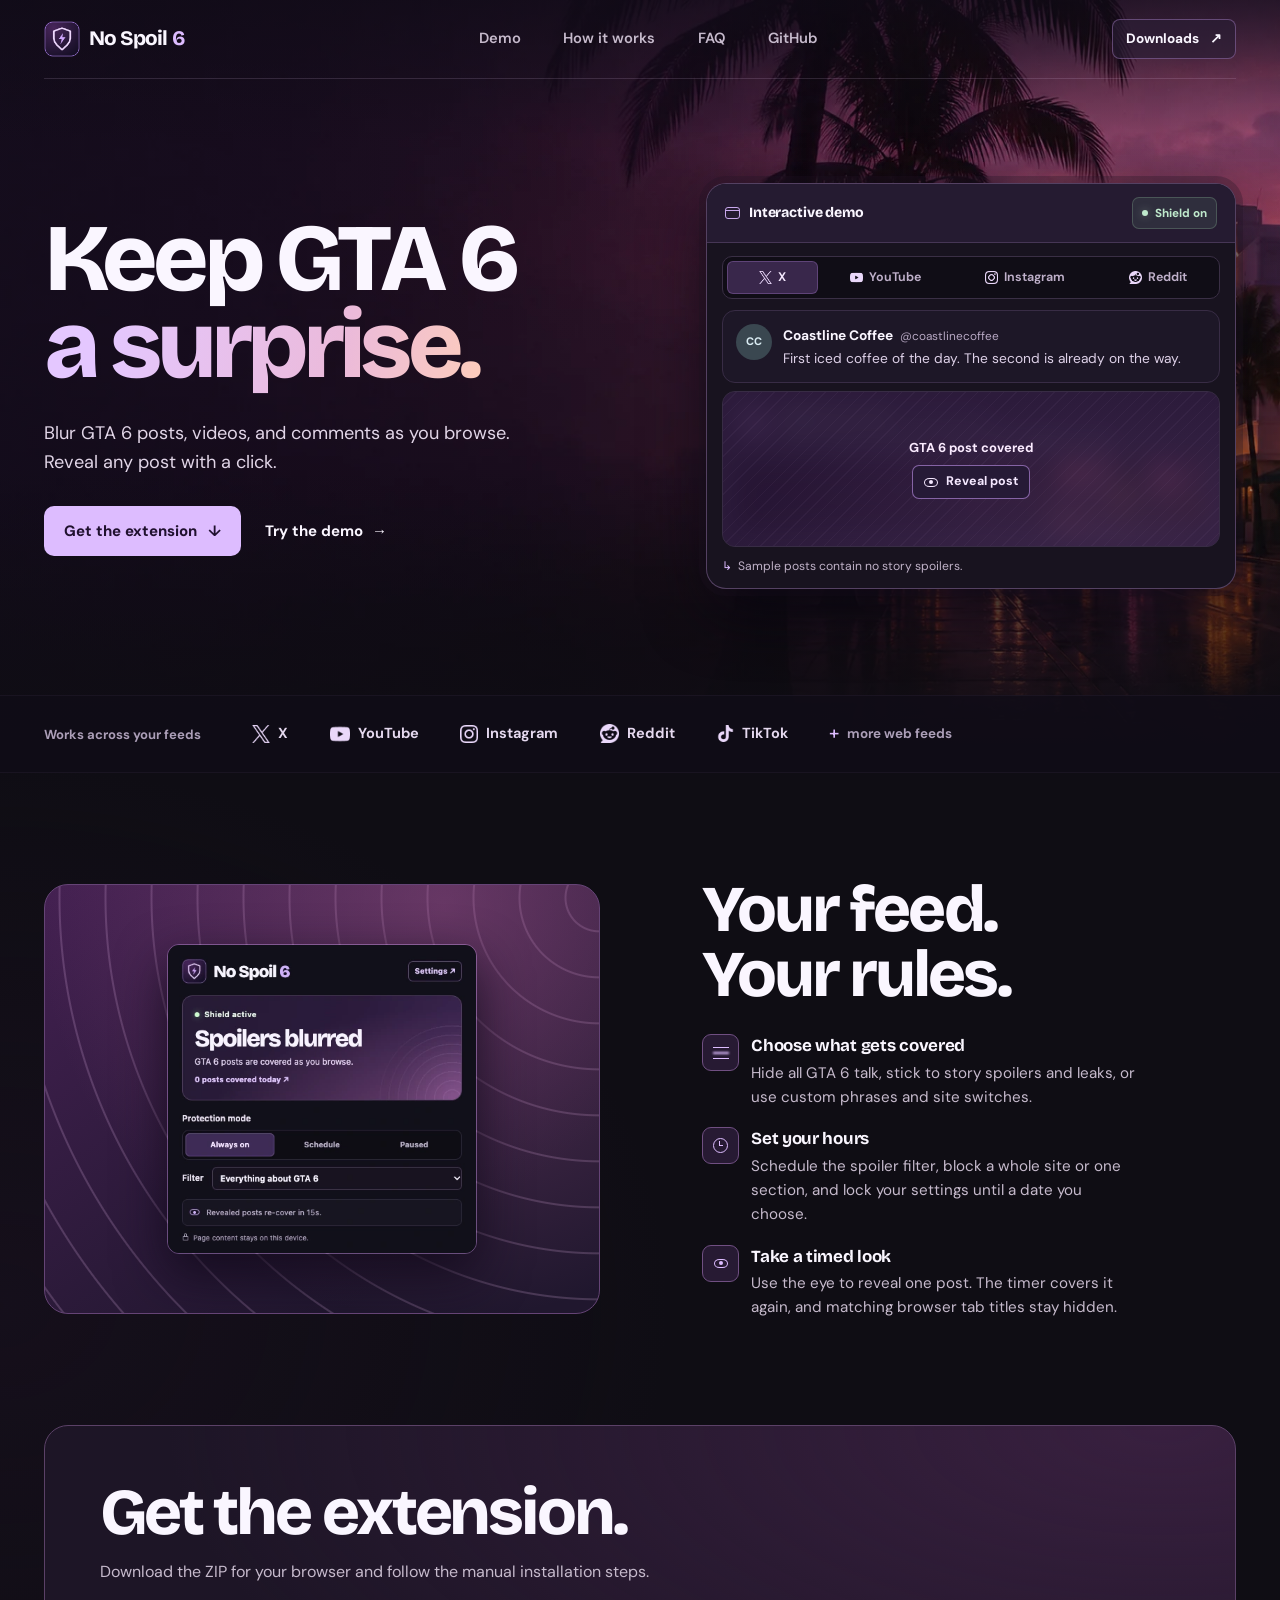
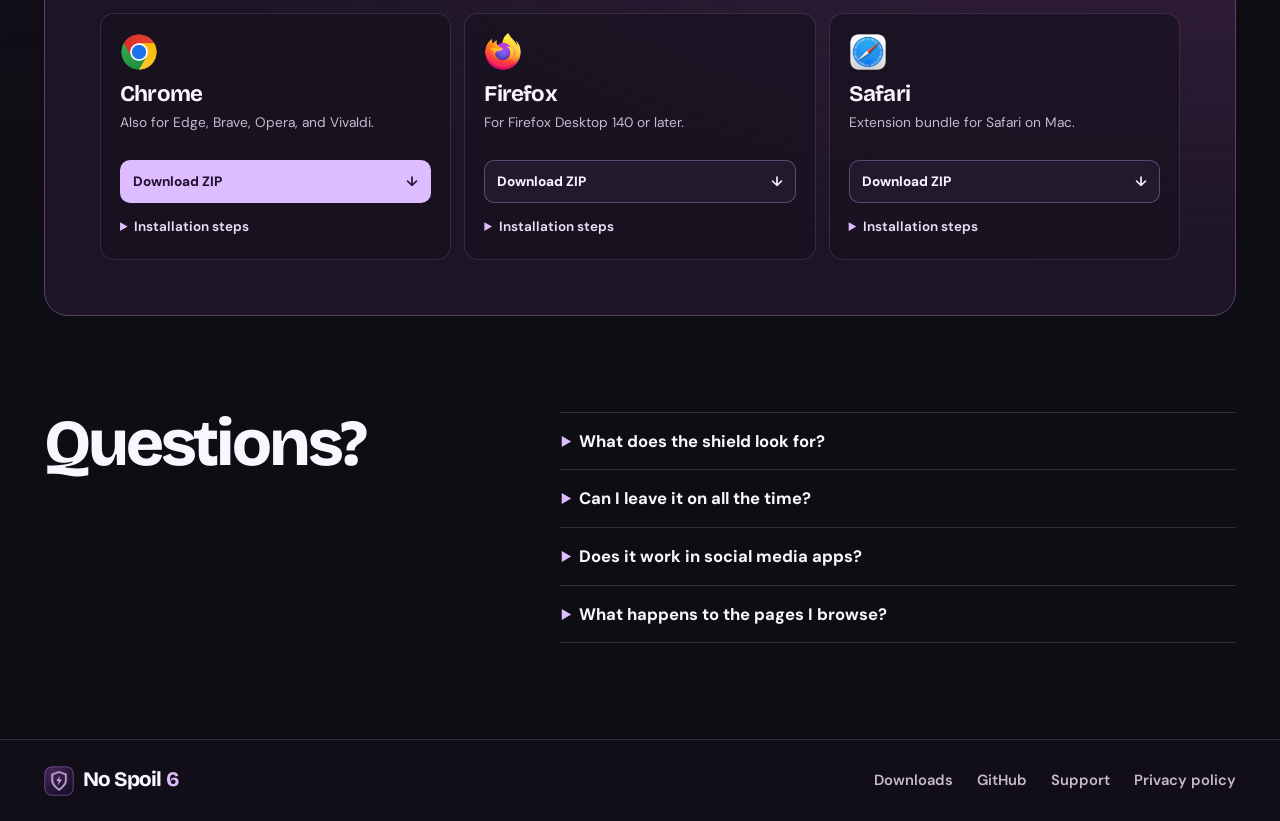
<file: website/index.html>
<!doctype html>
<html lang="en">
<head>
  <meta charset="utf-8">
  <meta name="viewport" content="width=device-width, initial-scale=1">
  <meta name="theme-color" content="#0f0d14">
  <meta name="description" content="No Spoil 6 blurs GTA 6 spoilers across your browser. Set local browsing hours and reveal individual posts when you’re ready.">
  <meta property="og:type" content="website">
  <meta property="og:title" content="No Spoil 6 — Keep GTA 6 a surprise">
  <meta property="og:description" content="A browser extension that blurs GTA 6 posts, videos, and comments until you choose to see them.">
  <title>No Spoil 6 — Keep GTA 6 a surprise</title>
  <link rel="icon" href="assets/shield.png" type="image/png">
  <link rel="preload" href="assets/after-dark.webp" as="image">
  <link rel="stylesheet" href="styles.css">
  <script src="demo.js" defer></script>
</head>
<body>
  <a class="skip-link" href="#main">Skip to content</a>
  <div class="opening" id="top">
    <header class="site-header wrap">
      <a class="brand" href="#top" aria-label="No Spoil 6 home">
        <img src="assets/shield.png" width="36" height="36" alt="">
        <span>No Spoil <b>6</b></span>
      </a>
      <nav class="site-nav" aria-label="Main navigation">
        <a href="#demo">Demo</a>
        <a href="#features">How it works</a>
        <a href="#faq">FAQ</a>
        <a href="https://github.com/HakashiKatake/no-spoil-6">GitHub</a>
      </nav>
      <a class="button button-small button-outline" href="#download">Downloads <span class="arrow" aria-hidden="true">↗</span></a>
    </header>

    <main id="main">
      <section class="hero wrap" aria-labelledby="headline">
        <div class="hero-copy">
          <h1 id="headline">Keep GTA 6<br><em>a surprise.</em></h1>
          <p>Blur GTA 6 posts, videos, and comments as you browse. Reveal any post with a click.</p>
          <div class="hero-actions">
            <a class="button button-primary" href="#download">Get the extension <span class="arrow" aria-hidden="true">↓</span></a>
            <a class="text-link" href="#demo">Try the demo <span class="arrow" aria-hidden="true">→</span></a>
          </div>
        </div>

        <section class="feed" id="demo" aria-labelledby="demo-title">
          <div class="feed-titlebar">
            <h2 id="demo-title"><span class="demo-window" aria-hidden="true"></span> Interactive demo</h2>
            <button class="shield-switch" type="button" aria-pressed="true" id="shield-switch"><i aria-hidden="true"></i><span>Shield on</span></button>
          </div>

          <div class="feed-toolbar">
            <div class="platform-tabs" role="group" aria-label="Choose a demo feed">
              <button type="button" data-platform="x" aria-pressed="true"><img src="assets/x.png" width="15" height="15" alt=""> X</button>
              <button type="button" data-platform="youtube" aria-pressed="false"><img src="assets/youtube.png" width="15" height="15" alt=""> YouTube</button>
              <button type="button" data-platform="instagram" aria-pressed="false"><img src="assets/instagram.png" width="15" height="15" alt=""> Instagram</button>
              <button type="button" data-platform="reddit" aria-pressed="false"><img src="assets/reddit.png" width="15" height="15" alt=""> Reddit</button>
            </div>
          </div>

          <div class="feed-posts">
            <article class="feed-post ordinary">
              <div class="avatar" id="ordinary-avatar" aria-hidden="true">CC</div>
              <div>
                <div class="byline"><strong id="ordinary-author">Coastline Coffee</strong><span id="ordinary-handle">@coastlinecoffee</span></div>
                <p id="ordinary-copy">First iced coffee of the day. The second is already on the way.</p>
              </div>
            </article>

            <article class="feed-post spoiler is-covered" id="spoiler-post" aria-label="Sample post">
              <div class="spoiler-body" id="spoiler-body" inert aria-hidden="true">
                <div class="spoiler-content">
                  <div class="avatar spoiler-avatar" id="spoiler-avatar" aria-hidden="true">NF</div>
                  <div>
                    <div class="byline"><strong id="spoiler-author">Night Drive Files</strong><span id="spoiler-handle">@nightdrivefiles</span></div>
                    <p id="spoiler-copy">GTA 6 trailer discussion. Here’s what caught my eye.</p>
                  </div>
                </div>
                <div class="post-image" aria-hidden="true"></div>
              </div>
              <div class="spoiler-overlay">
                <div class="reveal-control">
                  <span class="covered-label" id="covered-label">GTA 6 post covered</span>
                  <button type="button" id="reveal-post" class="reveal-button" aria-expanded="false" aria-controls="spoiler-body"><i class="eye" aria-hidden="true"></i><span>Reveal post</span></button>
                </div>
              </div>
            </article>
          </div>
          <div class="feed-caption"><span aria-hidden="true">↳</span> Sample posts contain no story spoilers.</div>
          <p class="visually-hidden" id="demo-status" role="status"></p>
          <noscript><p class="no-script">Enable JavaScript to interact with the preview.</p></noscript>
        </section>
      </section>

      <div class="platform-band">
        <div class="wrap platform-inner">
          <p>Works across your feeds</p>
          <ul aria-label="Supported social platforms">
            <li><img src="assets/x.png" width="18" height="18" alt="">X</li>
            <li><img src="assets/youtube.png" width="20" height="20" alt="">YouTube</li>
            <li><img src="assets/instagram.png" width="18" height="18" alt="">Instagram</li>
            <li><img src="assets/reddit.png" width="19" height="19" alt="">Reddit</li>
            <li><img src="assets/tiktok.png" width="17" height="17" alt="">TikTok</li>
            <li><span aria-hidden="true" class="more-sign">+</span> more web feeds</li>
          </ul>
        </div>
      </div>

      <div class="content-background">
        <section class="wrap features section" id="features" aria-labelledby="features-title">
          <div class="feature-art">
            <img src="assets/extension-popup.webp" alt="No Spoil 6 toolbar popup showing the shield on and the Always on, Schedule, and Paused controls." width="440" height="440" loading="lazy">
          </div>
          <div class="feature-copy">
            <h2 id="features-title">Your feed.<br> Your rules.</h2>
            <ul>
              <li>
                <span class="feature-icon blur-icon" aria-hidden="true"><i></i></span>
                <div><h3>Choose what gets covered</h3><p>Hide all GTA 6 talk, stick to story spoilers and leaks, or use custom phrases and site switches.</p></div>
              </li>
              <li>
                <span class="feature-icon" aria-hidden="true"><i class="clock-icon"></i></span>
                <div><h3>Set your hours</h3><p>Schedule the spoiler filter, block a whole site or one section, and lock your settings until a date you choose.</p></div>
              </li>
              <li>
                <span class="feature-icon" aria-hidden="true"><i class="eye"></i></span>
                <div><h3>Take a timed look</h3><p>Use the eye to reveal one post. The timer covers it again, and matching browser tab titles stay hidden.</p></div>
              </li>
            </ul>
          </div>
        </section>

        <section class="wrap downloads section" id="download" aria-labelledby="download-title">
          <div class="downloads-surface">
            <div class="section-intro">
              <h2 id="download-title">Get the extension.</h2>
              <p>Download the ZIP for your browser and follow the manual installation steps.</p>
            </div>

            <div class="browser-list">
              <article class="browser-card">
                <img class="browser-logo" src="assets/chrome.png" alt="" width="38" height="38">
                <h3>Chrome</h3>
                <p>Also for Edge, Brave, Opera, and Vivaldi.</p>
                <a class="button button-primary download-button" href="downloads/no-spoil-6-chromium.zip" download aria-label="Download ZIP for Chrome">Download ZIP <span class="arrow" aria-hidden="true">↓</span></a>
                <details>
                  <summary>Installation steps</summary>
                  <ol>
                    <li>Extract the downloaded ZIP.</li>
                    <li>In Chrome, open <code>chrome://extensions</code>. In other browsers, open the extensions manager.</li>
                    <li>Turn on <b>Developer mode</b>, select <b>Load unpacked</b>, and choose the extracted folder.</li>
                  </ol>
                </details>
              </article>

              <article class="browser-card">
                <img class="browser-logo" src="assets/firefox.png" alt="" width="38" height="38">
                <h3>Firefox</h3>
                <p>For Firefox Desktop 140 or later.</p>
                <a class="button button-outline download-button" href="downloads/no-spoil-6-firefox.zip" download aria-label="Download ZIP for Firefox">Download ZIP <span class="arrow" aria-hidden="true">↓</span></a>
                <details>
                  <summary>Installation steps</summary>
                  <ol>
                    <li>Extract the downloaded ZIP.</li>
                    <li>Open <code>about:debugging</code> and select <b>This Firefox</b>.</li>
                    <li>Choose <b>Load Temporary Add-on</b> and select <code>manifest.json</code>. Firefox removes temporary add-ons when it restarts.</li>
                  </ol>
                </details>
              </article>

              <article class="browser-card">
                <img class="browser-logo" src="assets/safari.png" alt="" width="38" height="38">
                <h3>Safari</h3>
                <p>Extension bundle for Safari on Mac.</p>
                <a class="button button-outline download-button" href="downloads/no-spoil-6-safari.zip" download aria-label="Download ZIP for Safari">Download ZIP <span class="arrow" aria-hidden="true">↓</span></a>
                <details>
                  <summary>Installation steps</summary>
                  <ol>
                    <li>Extract the ZIP. In <b>Safari → Settings → Advanced</b>, enable <b>Show features for web developers</b>.</li>
                    <li>If the <b>Developer</b> tab offers <b>Add Temporary Extension</b>, select the extracted folder and grant website access.</li>
                    <li>On earlier versions of Safari, use <a href="https://developer.apple.com/documentation/safariservices/packaging-a-web-extension-for-safari">Apple’s Safari Web Extension Packager</a>.</li>
                  </ol>
                </details>
              </article>
            </div>
          </div>
        </section>

        <section class="wrap faq section" id="faq" aria-labelledby="faq-title">
          <h2 id="faq-title">Questions?</h2>
          <div class="faq-items">
            <details>
              <summary>What does the shield look for?</summary>
              <p>It looks for GTA 6 references in post text, titles, image descriptions, and links. That includes news and trailers. Spoilers in images, video, or audio can slip through when there’s no matching text or metadata.</p>
            </details>
            <details>
              <summary>Can I leave it on all the time?</summary>
              <p>Yes. <b>Always on</b> is the default. Choose <b>Schedule</b> in the toolbar popup to use a start date, daily browsing hours, or both. Times follow your device’s local clock.</p>
            </details>
            <details>
              <summary>Does it work in social media apps?</summary>
              <p>The shield works on websites you open in a supported browser. It can cover posts on instagram.com, for example, while the Instagram app is outside its reach.</p>
            </details>
            <details>
              <summary>What happens to the pages I browse?</summary>
              <p>Page content and activity counts stay on your device. Settings can move to another browser in a file or through optional browser sync. Read the <a href="privacy/">privacy policy</a> for details.</p>
            </details>
          </div>
        </section>
      </div>
    </main>
  </div>

  <footer class="site-footer">
    <div class="wrap footer-inner">
      <a class="brand" href="#top" aria-label="No Spoil 6 home"><img src="assets/shield.png" width="30" height="30" alt=""><span>No Spoil <b>6</b></span></a>
      <nav aria-label="Footer navigation"><a href="#download">Downloads</a><a href="https://github.com/HakashiKatake/no-spoil-6">GitHub</a><a href="support/">Support</a><a href="privacy/">Privacy policy</a></nav>
    </div>
  </footer>
</body>
</html>
</file>
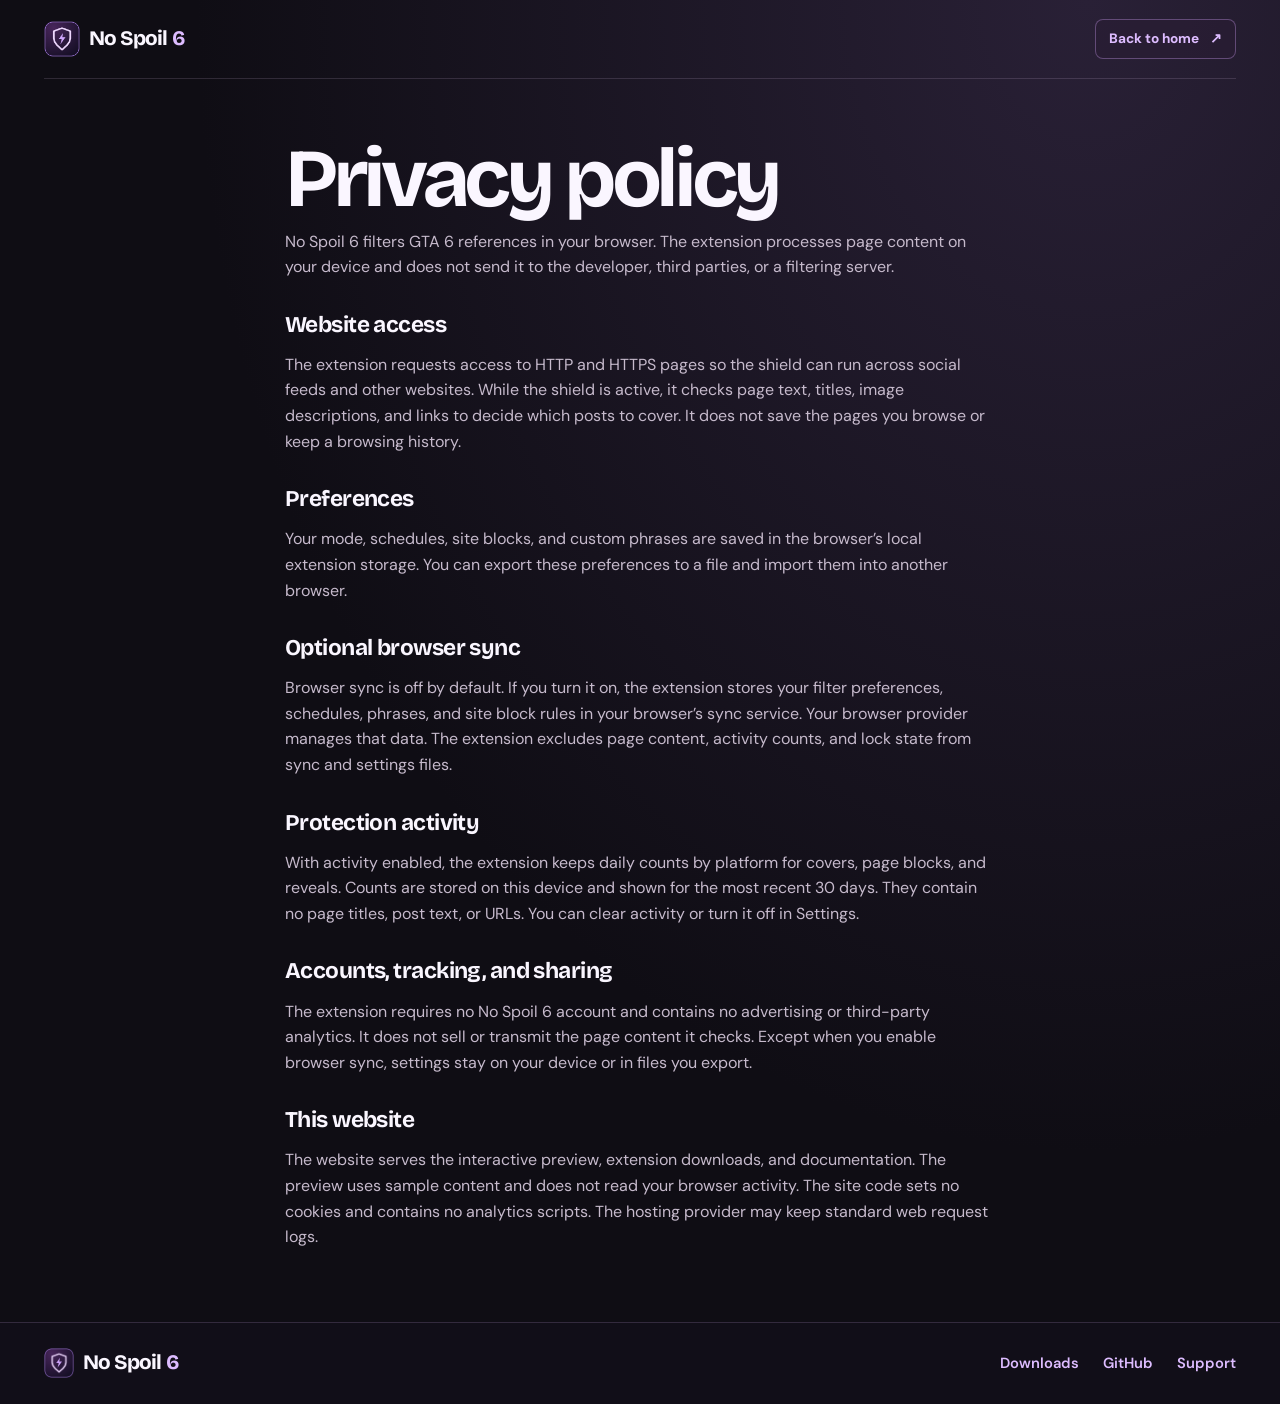
<file: website/privacy/index.html>
<!doctype html>
<html lang="en">
<head>
  <meta charset="utf-8">
  <meta name="viewport" content="width=device-width, initial-scale=1">
  <meta name="theme-color" content="#0f0d14">
  <meta name="description" content="How the No Spoil 6 browser extension processes page content and stores your shield preferences.">
  <title>Privacy policy — No Spoil 6</title>
  <link rel="icon" href="../assets/shield.png" type="image/png">
  <link rel="stylesheet" href="../styles.css">
</head>
<body class="privacy-page">
  <a class="skip-link" href="#main">Skip to content</a>
  <header class="site-header simple-header wrap">
    <a class="brand" href="../" aria-label="No Spoil 6 home"><img src="../assets/shield.png" width="36" height="36" alt=""><span>No Spoil <b>6</b></span></a>
    <a class="button button-small button-outline" href="../">Back to home <span class="arrow" aria-hidden="true">↗</span></a>
  </header>

  <main id="main">
    <h1>Privacy policy</h1>
    <p>No Spoil 6 filters GTA 6 references in your browser. The extension processes page content on your device and does not send it to the developer, third parties, or a filtering server.</p>

    <h2>Website access</h2>
    <p>The extension requests access to HTTP and HTTPS pages so the shield can run across social feeds and other websites. While the shield is active, it checks page text, titles, image descriptions, and links to decide which posts to cover. It does not save the pages you browse or keep a browsing history.</p>

    <h2>Preferences</h2>
    <p>Your mode, schedules, site blocks, and custom phrases are saved in the browser’s local extension storage. You can export these preferences to a file and import them into another browser.</p>

    <h2>Optional browser sync</h2>
    <p>Browser sync is off by default. If you turn it on, the extension stores your filter preferences, schedules, phrases, and site block rules in your browser’s sync service. Your browser provider manages that data. The extension excludes page content, activity counts, and lock state from sync and settings files.</p>

    <h2>Protection activity</h2>
    <p>With activity enabled, the extension keeps daily counts by platform for covers, page blocks, and reveals. Counts are stored on this device and shown for the most recent 30 days. They contain no page titles, post text, or URLs. You can clear activity or turn it off in Settings.</p>

    <h2>Accounts, tracking, and sharing</h2>
    <p>The extension requires no No Spoil 6 account and contains no advertising or third-party analytics. It does not sell or transmit the page content it checks. Except when you enable browser sync, settings stay on your device or in files you export.</p>

    <h2>This website</h2>
    <p>The website serves the interactive preview, extension downloads, and documentation. The preview uses sample content and does not read your browser activity. The site code sets no cookies and contains no analytics scripts. The hosting provider may keep standard web request logs.</p>
  </main>

  <footer class="site-footer">
    <div class="wrap footer-inner">
      <a class="brand" href="../" aria-label="No Spoil 6 home"><img src="../assets/shield.png" width="30" height="30" alt=""><span>No Spoil <b>6</b></span></a>
      <nav aria-label="Footer navigation"><a href="../#download">Downloads</a><a href="https://github.com/HakashiKatake/no-spoil-6">GitHub</a><a href="../support/">Support</a></nav>
    </div>
  </footer>
</body>
</html>
</file>
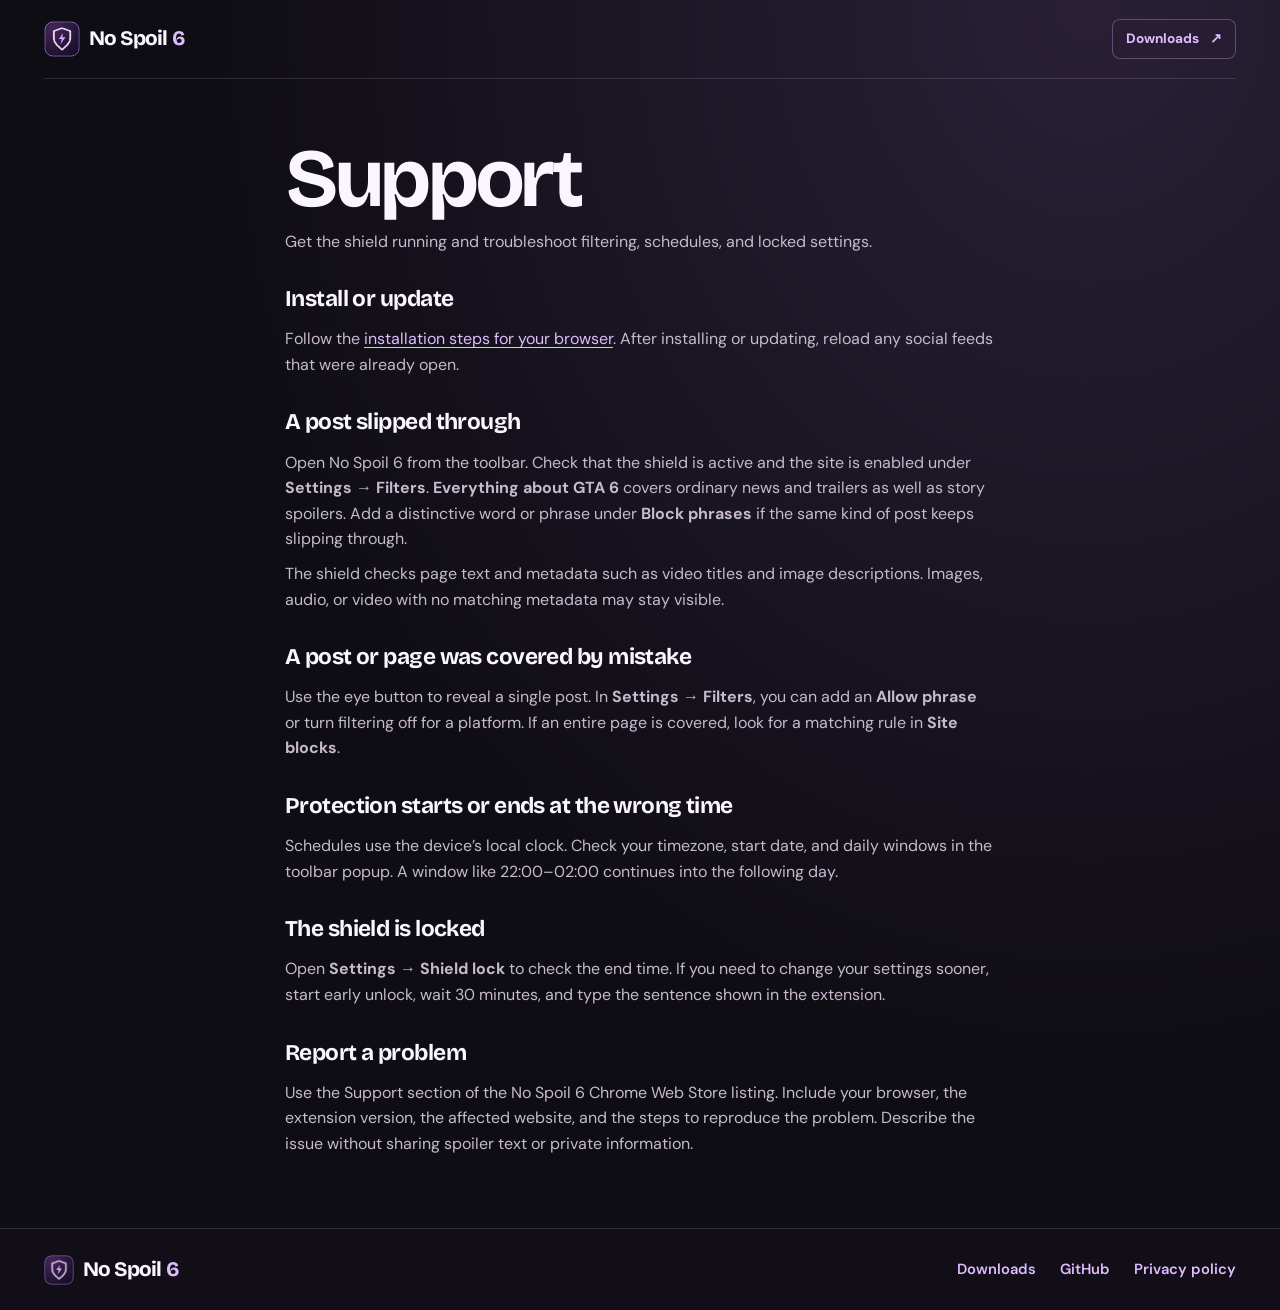
<file: website/support/index.html>
<!doctype html>
<html lang="en">
<head>
  <meta charset="utf-8">
  <meta name="viewport" content="width=device-width, initial-scale=1">
  <meta name="theme-color" content="#0f0d14">
  <meta name="description" content="Install No Spoil 6 and troubleshoot filtering, schedules, site blocks, and shield locks.">
  <title>Support — No Spoil 6</title>
  <link rel="icon" href="../assets/shield.png" type="image/png">
  <link rel="stylesheet" href="../styles.css">
</head>
<body class="privacy-page">
  <a class="skip-link" href="#main">Skip to content</a>
  <header class="site-header simple-header wrap">
    <a class="brand" href="../" aria-label="No Spoil 6 home">
      <img src="../assets/shield.png" width="36" height="36" alt=""><span>No Spoil <b>6</b></span>
    </a>
    <a class="button button-small button-outline" href="../#download">Downloads <span class="arrow" aria-hidden="true">↗</span></a>
  </header>

  <main id="main">
    <h1>Support</h1>
    <p>Get the shield running and troubleshoot filtering, schedules, and locked settings.</p>

    <h2>Install or update</h2>
    <p>Follow the <a href="../#download">installation steps for your browser</a>. After installing or updating, reload any social feeds that were already open.</p>

    <h2>A post slipped through</h2>
    <p>Open No Spoil 6 from the toolbar. Check that the shield is active and the site is enabled under <b>Settings → Filters</b>. <b>Everything about GTA 6</b> covers ordinary news and trailers as well as story spoilers. Add a distinctive word or phrase under <b>Block phrases</b> if the same kind of post keeps slipping through.</p>
    <p>The shield checks page text and metadata such as video titles and image descriptions. Images, audio, or video with no matching metadata may stay visible.</p>

    <h2>A post or page was covered by mistake</h2>
    <p>Use the eye button to reveal a single post. In <b>Settings → Filters</b>, you can add an <b>Allow phrase</b> or turn filtering off for a platform. If an entire page is covered, look for a matching rule in <b>Site blocks</b>.</p>

    <h2>Protection starts or ends at the wrong time</h2>
    <p>Schedules use the device’s local clock. Check your timezone, start date, and daily windows in the toolbar popup. A window like 22:00–02:00 continues into the following day.</p>

    <h2>The shield is locked</h2>
    <p>Open <b>Settings → Shield lock</b> to check the end time. If you need to change your settings sooner, start early unlock, wait 30 minutes, and type the sentence shown in the extension.</p>

    <h2>Report a problem</h2>
    <p>Use the Support section of the No Spoil 6 Chrome Web Store listing. Include your browser, the extension version, the affected website, and the steps to reproduce the problem. Describe the issue without sharing spoiler text or private information.</p>
  </main>

  <footer class="site-footer">
    <div class="wrap footer-inner">
      <a class="brand" href="../" aria-label="No Spoil 6 home"><img src="../assets/shield.png" width="30" height="30" alt=""><span>No Spoil <b>6</b></span></a>
      <nav aria-label="Footer navigation"><a href="../#download">Downloads</a><a href="https://github.com/HakashiKatake/no-spoil-6">GitHub</a><a href="../privacy/">Privacy policy</a></nav>
    </div>
  </footer>
</body>
</html>
</file>
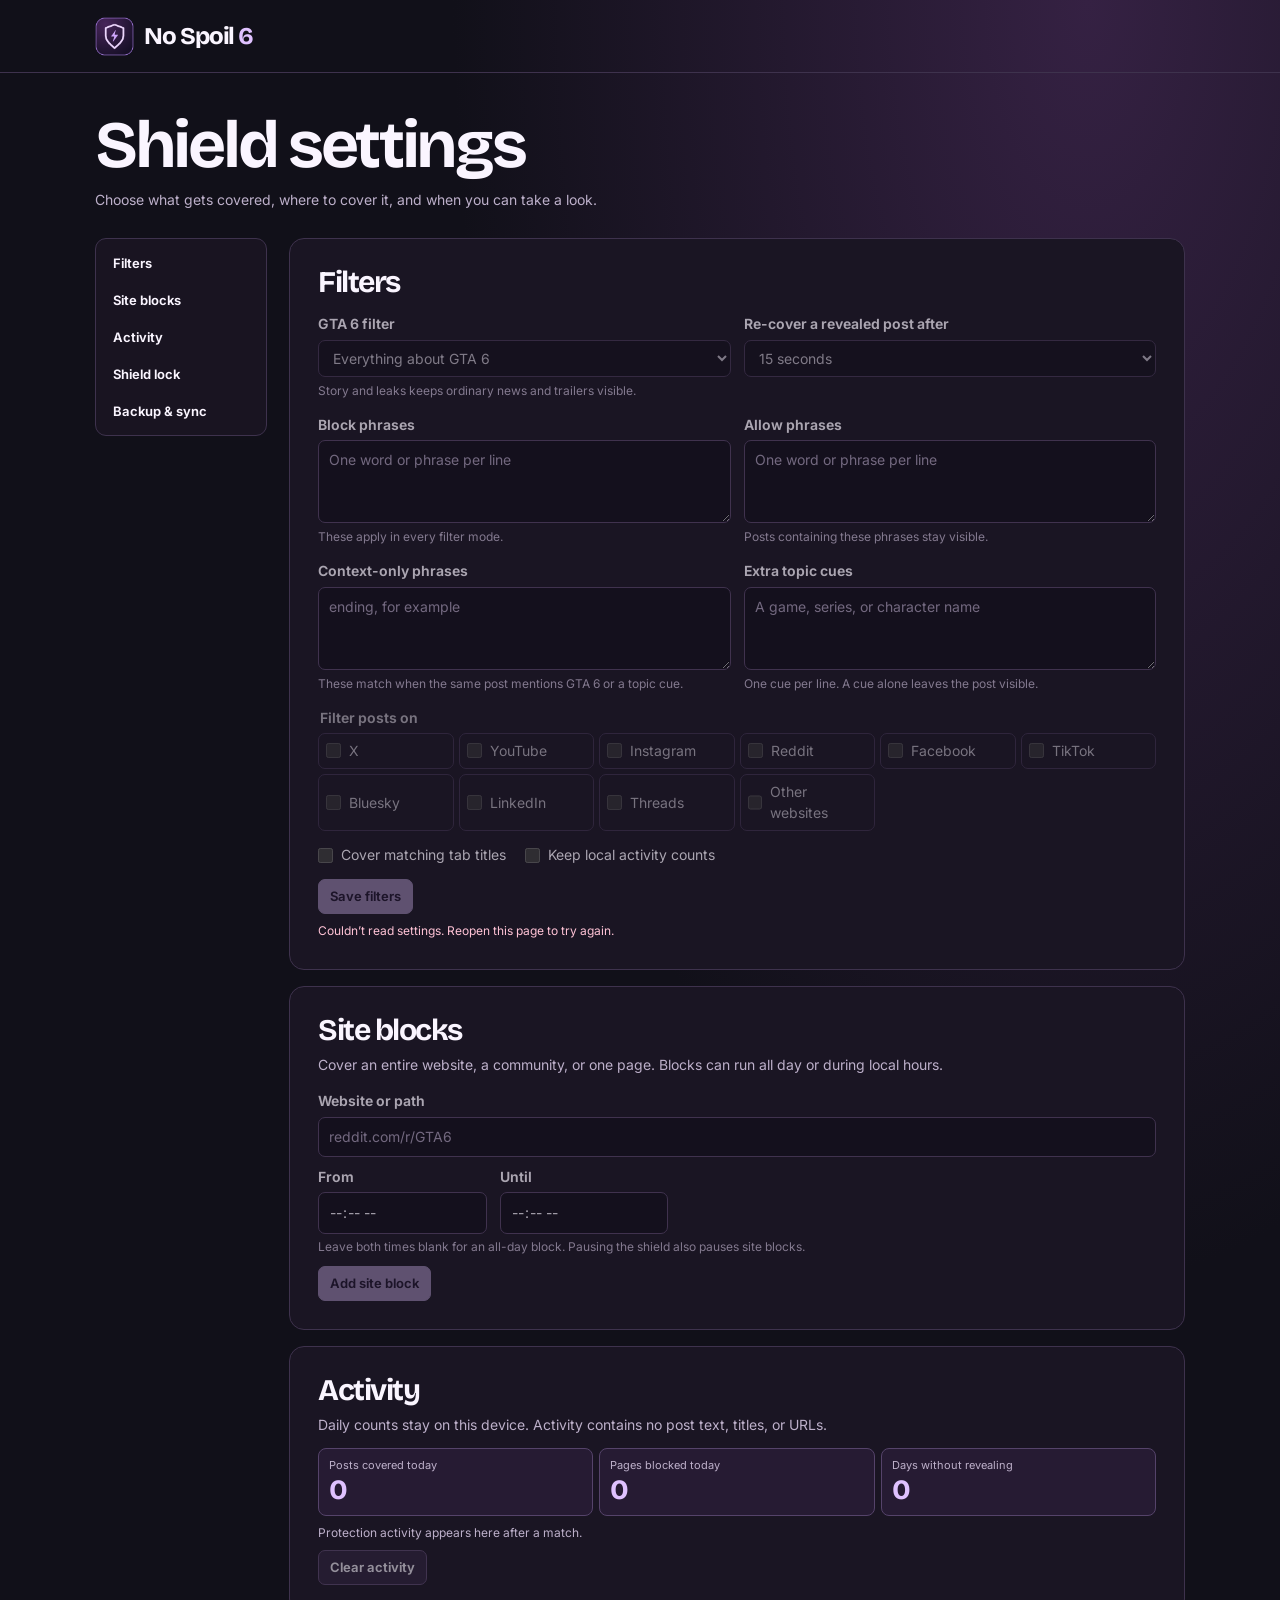
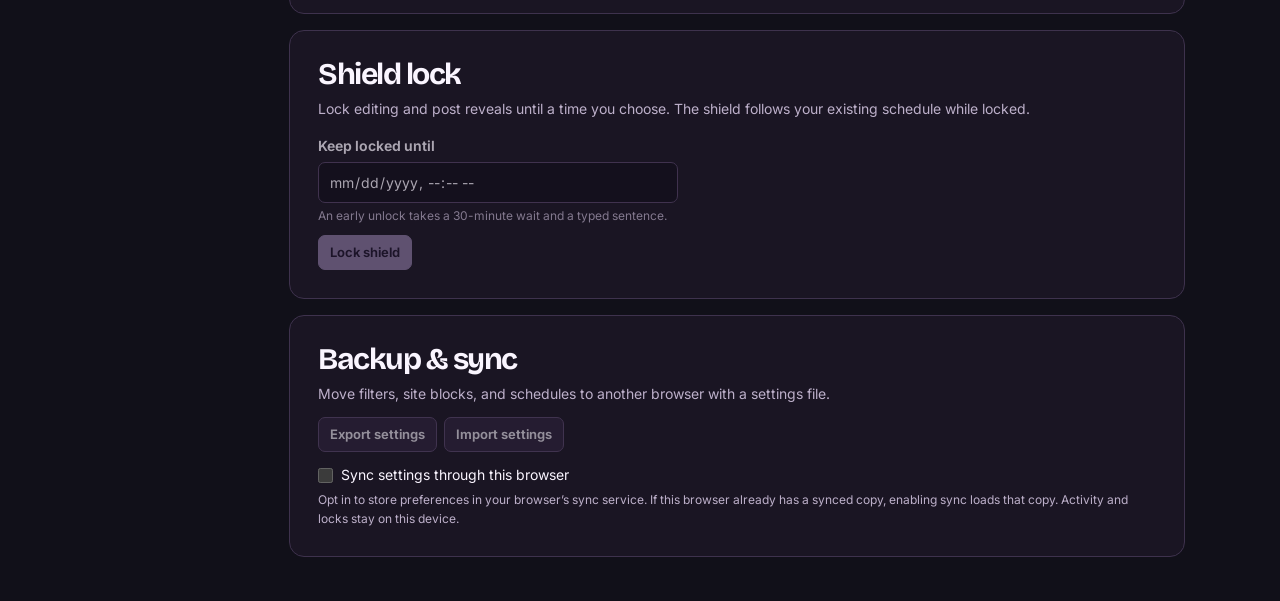
<file: extension/options/options.html>
<!doctype html>
<html lang="en">
<head>
  <meta charset="utf-8">
  <meta name="viewport" content="width=device-width, initial-scale=1">
  <title>Shield settings · No Spoil 6</title>
  <link rel="icon" href="../icons/shield-32.png" type="image/png">
  <link rel="stylesheet" href="options.css">
  <script src="../shared/settings.js" defer></script>
  <script src="options.js" defer></script>
</head>
<body>
  <header class="masthead">
    <div class="wrap brand"><img src="../icons/shield-128.png" width="39" height="39" alt=""><span>No Spoil <b>6</b></span></div>
  </header>
  <main class="wrap">
    <div class="intro">
      <h1>Shield settings</h1>
      <p>Choose what gets covered, where to cover it, and when you can take a look.</p>
      <a href="#lock" class="lock-note" id="locked-note" hidden></a>
    </div>

    <div class="layout">
      <nav class="navigation" aria-label="Settings">
        <a href="#filters">Filters</a><a href="#site-blocks">Site blocks</a><a href="#activity">Activity</a><a href="#lock">Shield lock</a><a href="#backup">Backup &amp; sync</a>
      </nav>
      <div class="panels">
        <section class="panel" id="filters" aria-labelledby="filters-title">
          <h2 id="filters-title">Filters</h2>
          <form id="filter-form">
            <fieldset data-preferences disabled>
              <div class="grid">
                <div class="field">
                  <label for="scope">GTA 6 filter</label>
                  <select id="scope" name="scope">
                    <option value="everything">Everything about GTA 6</option>
                    <option value="story">Story and leaks</option>
                    <option value="custom">Custom phrases only</option>
                  </select>
                  <p class="hint">Story and leaks keeps ordinary news and trailers visible.</p>
                </div>
                <div class="field">
                  <label for="peek">Re-cover a revealed post after</label>
                  <select id="peek" name="peek">
                    <option value="15">15 seconds</option>
                    <option value="30">30 seconds</option>
                    <option value="60">60 seconds</option>
                    <option value="0">I cover it again</option>
                  </select>
                </div>
                <div class="field">
                  <label for="phrases">Block phrases</label>
                  <textarea id="phrases" name="phrases" rows="3" placeholder="One word or phrase per line"></textarea>
                  <p class="hint">These apply in every filter mode.</p>
                </div>
                <div class="field">
                  <label for="allowed">Allow phrases</label>
                  <textarea id="allowed" name="allowWords" rows="3" placeholder="One word or phrase per line"></textarea>
                  <p class="hint">Posts containing these phrases stay visible.</p>
                </div>
                <div class="field">
                  <label for="context">Context-only phrases</label>
                  <textarea id="context" name="contextWords" rows="3" placeholder="ending, for example"></textarea>
                  <p class="hint">These match when the same post mentions GTA 6 or a topic cue.</p>
                </div>
                <div class="field">
                  <label for="topics">Extra topic cues</label>
                  <textarea id="topics" name="topicWords" rows="3" placeholder="A game, series, or character name"></textarea>
                  <p class="hint">One cue per line. A cue alone leaves the post visible.</p>
                </div>
              </div>
              <fieldset class="subsection">
                <legend>Filter posts on</legend>
                <div class="site-switches" id="site-switches"></div>
              </fieldset>
              <div class="preferences">
                <label class="check"><input type="checkbox" name="maskTitle"> Cover matching tab titles</label>
                <label class="check"><input type="checkbox" name="historyEnabled"> Keep local activity counts</label>
              </div>
              <button type="submit" class="primary">Save filters</button>
            </fieldset>
            <p class="message" id="filter-message" role="status" hidden></p>
          </form>
        </section>

        <section class="panel" id="site-blocks" aria-labelledby="blocks-title">
          <h2 id="blocks-title">Site blocks</h2>
          <p class="description">Cover an entire website, a community, or one page. Blocks can run all day or during local hours.</p>
          <ul id="block-list" class="block-list"></ul>
          <form id="block-form">
            <fieldset data-preferences disabled>
              <div class="field">
                <label for="block-target">Website or path</label>
                <input id="block-target" name="target" placeholder="reddit.com/r/GTA6" maxlength="280" required>
              </div>
              <div class="grid block-times">
                <div class="field"><label for="block-from">From</label><input type="time" id="block-from" name="from"></div>
                <div class="field"><label for="block-to">Until</label><input type="time" id="block-to" name="to"></div>
              </div>
              <p class="hint">Leave both times blank for an all-day block. Pausing the shield also pauses site blocks.</p>
              <button type="submit" class="primary">Add site block</button>
            </fieldset>
            <p class="message" id="block-message" role="status" hidden></p>
          </form>
        </section>

        <section class="panel" id="activity" aria-labelledby="activity-title">
          <h2 id="activity-title">Activity</h2>
          <p class="description">Daily counts stay on this device. Activity contains no post text, titles, or URLs.</p>
          <dl class="stats">
            <div><dt>Posts covered today</dt><dd id="today-count">0</dd></div>
            <div><dt>Pages blocked today</dt><dd id="today-blocks">0</dd></div>
            <div><dt>Days without revealing</dt><dd id="streak">0</dd></div>
          </dl>
          <p class="hint" id="activity-hint">Protection activity appears here after a match.</p>
          <div id="activity-table" class="table-scroll" tabindex="0" role="region" aria-label="Recent protection activity" hidden>
            <table>
              <caption>Last 30 days</caption>
              <thead><tr><th scope="col">Day</th><th scope="col">Platform</th><th scope="col">Matches</th><th scope="col">Reveals</th></tr></thead>
              <tbody id="activity-rows"></tbody>
            </table>
          </div>
          <button type="button" id="clear-activity" disabled>Clear activity</button>
          <p class="message" id="activity-message" role="status" hidden></p>
        </section>

        <section class="panel" id="lock" aria-labelledby="lock-title">
          <h2 id="lock-title">Shield lock</h2>
          <p class="description">Lock editing and post reveals until a time you choose. The shield follows your existing schedule while locked.</p>
          <form id="lock-form">
            <fieldset id="lock-fields" disabled>
              <div class="field">
                <label for="lock-until">Keep locked until</label>
                <input type="datetime-local" id="lock-until" required>
              </div>
              <p class="hint">An early unlock takes a 30-minute wait and a typed sentence.</p>
              <button type="submit" class="primary">Lock shield</button>
            </fieldset>
          </form>
          <div id="unlock-controls" hidden>
            <p class="description" id="unlock-status"></p>
            <button type="button" id="begin-unlock">Start early unlock</button>
            <form id="unlock-form" hidden>
              <div class="field">
                <label for="unlock-sentence">Type <strong>I want to unlock my shield</strong></label>
                <input id="unlock-sentence" autocomplete="off" required>
              </div>
              <button type="submit" class="primary">Unlock shield</button>
            </form>
          </div>
          <p class="message" id="lock-message" role="status" hidden></p>
        </section>

        <section class="panel" id="backup" aria-labelledby="backup-title">
          <h2 id="backup-title">Backup &amp; sync</h2>
          <p class="description">Move filters, site blocks, and schedules to another browser with a settings file.</p>
          <div class="actions">
            <button type="button" id="export" disabled>Export settings</button>
            <button type="button" id="import" disabled>Import settings</button>
            <input type="file" id="import-file" accept=".json,application/json" hidden>
          </div>
          <label class="check sync-option"><input type="checkbox" id="sync" disabled> Sync settings through this browser</label>
          <p class="hint">Opt in to store preferences in your browser’s sync service. If this browser already has a synced copy, enabling sync loads that copy. Activity and locks stay on this device.</p>
          <p class="message" id="backup-message" role="status" hidden></p>
        </section>
      </div>
    </div>
  </main>
</body>
</html>
</file>
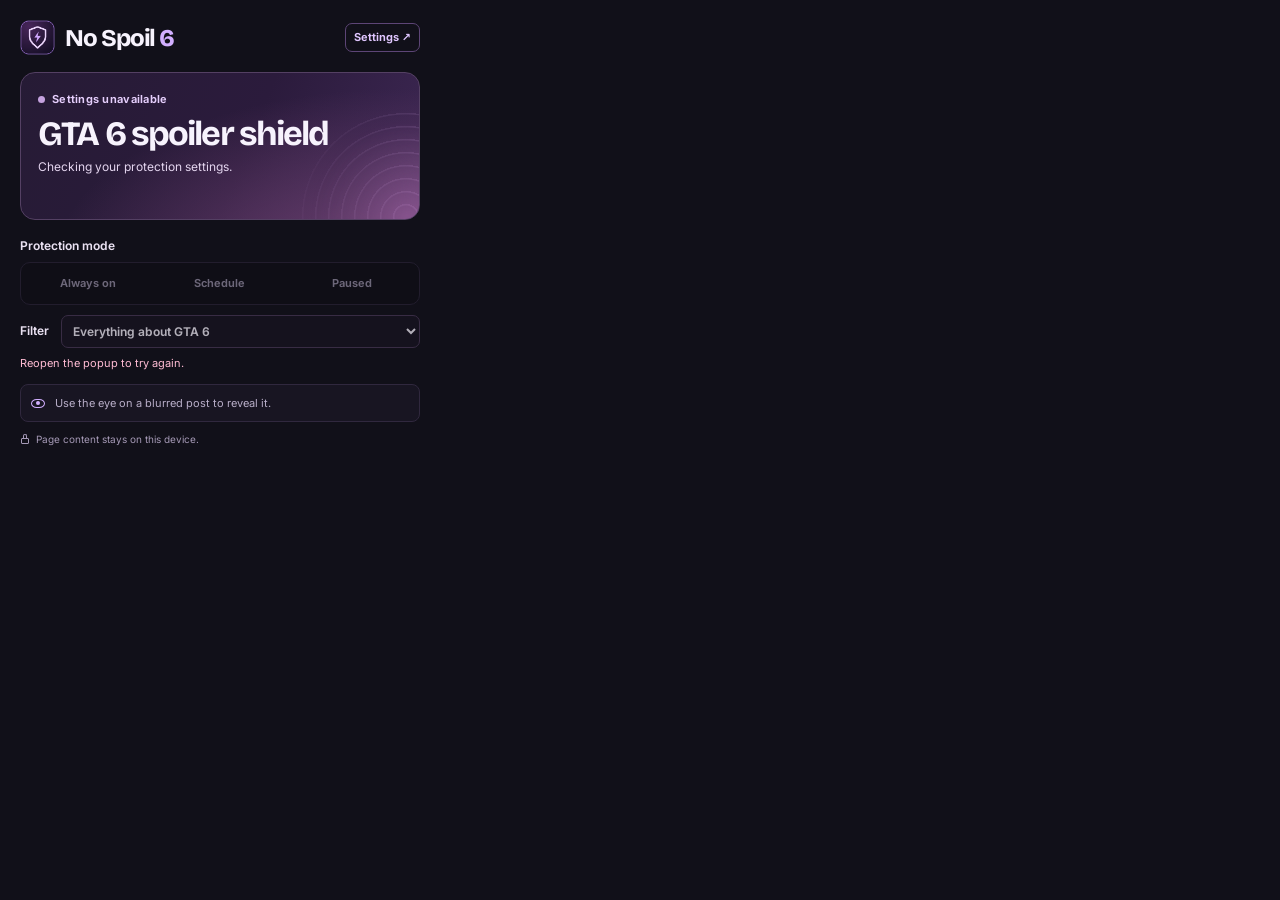
<file: extension/popup/popup.html>
<!doctype html>
<html lang="en">
<head>
  <meta charset="utf-8">
  <meta name="viewport" content="width=device-width, initial-scale=1">
  <title>No Spoil 6</title>
  <link rel="stylesheet" href="popup.css">
  <script src="../shared/settings.js" defer></script>
  <script src="popup.js" defer></script>
</head>
<body>
  <main>
    <header class="brand">
      <img src="../icons/shield-128.png" width="35" height="35" alt="">
      <h1>No Spoil <span>6</span></h1>
      <a class="settings-link" href="../options/options.html" target="_blank">Settings ↗</a>
    </header>

    <section class="status-card" id="status-card" aria-live="polite">
      <div class="status-content">
        <div class="status-label"><span class="status-dot"></span><span id="status-label">Checking shield</span></div>
        <h2 id="status-heading">GTA 6 spoiler shield</h2>
        <p id="status-description">Checking your protection settings.</p>
        <a class="activity-link" href="../options/options.html#activity" target="_blank" id="activity-link" hidden></a>
      </div>
    </section>

    <form id="shield-form">
      <fieldset id="settings-fields" disabled>
        <legend>Protection mode</legend>
        <div class="modes">
          <label><input type="radio" name="mode" value="always"><span>Always on</span></label>
          <label><input type="radio" name="mode" value="scheduled"><span>Schedule</span></label>
          <label><input type="radio" name="mode" value="paused"><span>Paused</span></label>
        </div>
        <label class="filter-choice" for="scope">
          <span>Filter</span>
          <select id="scope" name="scope">
            <option value="everything">Everything about GTA 6</option>
            <option value="story">Story and leaks</option>
            <option value="custom">Custom phrases only</option>
          </select>
        </label>

        <section class="schedule" id="schedule" hidden aria-label="Schedule settings">
          <div class="schedule-heading">
            <h2>Set your hours</h2>
            <p id="local-time">Uses your device’s local time.</p>
          </div>
          <label class="start-label" for="start-at">Start date and time <span>Optional</span></label>
          <input type="datetime-local" id="start-at" name="start-at">
          <p class="help">Leave blank to start using your hours today.</p>

          <div class="windows-heading"><h3>Daily browsing hours</h3><button type="button" class="text-button" id="add-window">+ Add hours</button></div>
          <div id="windows"></div>
          <p class="help">With no hours set, the shield runs all day after your start date.</p>
          <button type="submit" class="save-button">Save schedule</button>
        </section>
      </fieldset>
      <p id="form-message" class="form-message" role="status" hidden></p>
    </form>

    <div class="reveal-tip">
      <span class="eye" aria-hidden="true"></span>
      <p id="reveal-tip">Use the eye on a blurred post to reveal it.</p>
      <button type="button" class="text-button" id="cover-tab" hidden>Cover reveals</button>
    </div>

    <footer><span class="lock" aria-hidden="true"></span> Page content stays on this device.</footer>
  </main>
  <template id="window-template">
    <div class="time-window">
      <label>From<input type="time" data-start required></label>
      <label>Until<input type="time" data-end required></label>
      <button class="remove-button" type="button" aria-label="Remove browsing hours">×</button>
    </div>
  </template>
</body>
</html>
</file>
<file: website/styles.css>
@font-face {
  font-family: "Bricolage Grotesque";
  src: url("assets/bricolage-grotesque.woff2") format("woff2");
  font-weight: 200 800;
  font-display: swap;
}
@font-face {
  font-family: "DM Sans";
  src: url("assets/dm-sans.woff2") format("woff2");
  font-weight: 100 1000;
  font-display: swap;
}

:root {
  color-scheme: dark;
  --page: #0f0d14;
  --ink: #faf6ff;
  --muted: #c6bacc;
  --quiet: #ac9fb8;
  --border: #332a3d;
  --surface: #18141f;
  --accent: #ddbcff;
  --accent-hover: #eed7ff;
  --on-accent: #20112f;
  --mint: #bfe9cc;
  --display: "Bricolage Grotesque", sans-serif;
  --body: "DM Sans", sans-serif;
}

*, *::before, *::after { box-sizing: border-box; }
html { scroll-behavior: smooth; }
body { margin: 0; background: var(--page); color: var(--ink); font: 400 1rem/1.6 var(--body); }
img { display: block; max-width: 100%; }
[hidden] { display: none !important; }
a { color: inherit; text-underline-offset: .18em; }
button { font: inherit; color: inherit; cursor: pointer; }
button, a { -webkit-tap-highlight-color: transparent; }
:focus-visible { outline: 2px solid var(--accent); outline-offset: 5px; }
h1, h2, h3, p { margin: 0; }
h1, h2, h3 { font-family: var(--display); }
ul, ol { margin: 0; }
.wrap { width: min(1200px, calc(100% - 88px)); margin-inline: auto; }
.section { scroll-margin-top: 30px; }
.visually-hidden, .skip-link:not(:focus) {
  position: absolute;
  width: 1px;
  height: 1px;
  padding: 0;
  overflow: hidden;
  clip-path: inset(50%);
  white-space: nowrap;
}
.skip-link:focus { position: absolute; top: 12px; left: 12px; z-index: 10; padding: 8px 14px; background: var(--accent); color: var(--on-accent); }
.arrow { font-family: var(--body); font-weight: 650; line-height: 1; }

.opening { position: relative; isolation: isolate; }
.opening::before {
  content: "";
  position: absolute;
  z-index: -1;
  inset: 0 0 auto;
  height: 744px;
  background:
    linear-gradient(180deg, #100b17bd 0, #150b1a09 19%, #130c1800 63%, var(--page) 100%),
    linear-gradient(90deg, #130e1dbf 0, #130e1d1f 60%, #1a10291a 100%),
    url("assets/after-dark.webp") center center / cover no-repeat;
}
.site-header { height: 79px; display: flex; align-items: center; justify-content: space-between; gap: 24px; border-bottom: 1px solid #f0d5ff24; }
.brand { display: inline-flex; align-items: center; gap: 9px; width: max-content; text-decoration: none; white-space: nowrap; }
.brand span { font: 750 1.29rem/1 var(--display); letter-spacing: -.045em; }
.brand b { color: var(--accent); }
.site-nav { display: flex; gap: clamp(22px, 3.3vw, 47px); align-items: center; }
.site-nav a, .site-footer nav a { text-decoration: none; color: var(--muted); font-size: .92rem; font-weight: 600; }
.site-nav a:hover, .site-footer nav a:hover, .text-link:hover { color: var(--accent-hover); }
.button {
  display: inline-flex;
  align-items: center;
  justify-content: center;
  gap: .68rem;
  min-height: 50px;
  padding: 0 19px;
  border: 1px solid transparent;
  border-radius: 10px;
  font-size: .94rem;
  font-weight: 750;
  text-decoration: none;
  white-space: nowrap;
  transition: background-color .18s, border-color .18s, color .18s;
}
.button-small { min-height: 40px; border-radius: 8px; padding-inline: 13px; font-size: .85rem; }
.button-primary { background: var(--accent); color: var(--on-accent); }
.button-primary:hover { background: var(--accent-hover); }
.button-outline { background: #291d34a8; border-color: #d5a4fb56; color: var(--ink); }
.button-outline:hover { background: #40304d; border-color: #d5a4fba0; }
.text-link { display: inline-flex; gap: 9px; align-items: center; min-height: 44px; color: var(--ink); font-size: .94rem; font-weight: 700; text-decoration: none; }

.hero {
  display: grid;
  grid-template-columns: 1.03fr .97fr;
  gap: clamp(32px, 5.1vw, 84px);
  align-items: center;
  padding-block: 84px 86px;
  min-height: 616px;
}
.hero-copy h1 {
  font-size: clamp(4.35rem, 7.45vw, 7.05rem);
  line-height: .91;
  letter-spacing: -.061em;
  font-weight: 780;
}
.hero-copy em {
  display: inline-block;
  padding: 0 .09em .09em 0;
  background-image: linear-gradient(102deg, #e4c7ff 14%, #ebbada 67%, #ffceb8 102%);
  background-clip: text;
  color: transparent;
  font-style: normal;
}
.hero-copy p { max-width: 490px; margin-top: 21px; color: #e1d5e7; font-size: clamp(1.04rem, 1.42vw, 1.22rem); line-height: 1.58; }
.hero-actions { display: flex; align-items: center; flex-wrap: wrap; gap: 13px 24px; margin-top: 30px; }

.feed {
  width: 100%;
  max-width: 530px;
  justify-self: end;
  scroll-margin-top: 25px;
  border: 1px solid #b58acd62;
  border-radius: 20px;
  background: #18131f;
  box-shadow: 0 22px 60px #0b0612c2, 0 0 0 7px #2415274a;
  overflow: clip;
}
.feed-titlebar { display: flex; min-height: 59px; align-items: center; justify-content: space-between; gap: 14px; padding: 0 18px; border-bottom: 1px solid #b18ac73d; background: #251b31; }
.feed-titlebar h2 { display: flex; align-items: center; gap: 9px; font-size: .88rem; font-weight: 750; letter-spacing: -.01em; }
.demo-window { position: relative; display: block; width: 15px; height: 12px; border: 1.5px solid #c9a8ed; border-radius: 3px; }
.demo-window::before { content: ""; position: absolute; inset: 2px 0 auto; height: 1px; background: #c9a8ed; }
.shield-switch { display: flex; align-items: center; gap: 7px; min-height: 32px; padding: 4px 9px; border: 1px solid #9fd3ac3d; border-radius: 7px; background: #8ad6a31a; color: var(--mint); font-size: .73rem; font-weight: 750; white-space: nowrap; }
.shield-switch:hover { background: #8ad6a332; }
.shield-switch i { width: 6px; height: 6px; border-radius: 50%; background: currentColor; box-shadow: 0 0 9px #bfe9cc60; }
.shield-switch[aria-pressed="false"] { color: #eed0ab; border-color: #e6ae6c49; background: #e8ad7920; }
.shield-switch[aria-pressed="false"]:hover { background: #e8ad7940; }
.feed-toolbar { padding: 13px 15px 11px; }
.platform-tabs { display: grid; grid-template-columns: .75fr 1.04fr 1.18fr .94fr; gap: 5px; border: 1px solid #3a2f45; border-radius: 10px; background: #100d16; padding: 4px; }
.platform-tabs button { display: flex; align-items: center; justify-content: center; gap: 6px; min-width: 0; min-height: 33px; padding: 3px 4px; border: 1px solid transparent; border-radius: 6px; background: transparent; color: #bfb0ca; font-size: .78rem; font-weight: 650; }
.platform-tabs button:hover { background: #241b30; color: var(--ink); }
.platform-tabs button[aria-pressed="true"] { background: #39274b; border-color: #b383da50; color: #f6eaff; }
.platform-tabs img { flex: 0 0 13px; width: 13px; height: 13px; }
.feed-posts { display: grid; gap: 8px; padding-inline: 15px; }
.feed-post { border: 1px solid #382c45; border-radius: 13px; background: #1d1727; }
.ordinary, .spoiler-content { display: grid; grid-template-columns: auto minmax(0, 1fr); align-items: start; gap: 11px; padding: 13px; }
.avatar { display: grid; place-items: center; width: 36px; height: 36px; border-radius: 50%; background: #3a4750; color: #dbedf4; font-size: .68rem; font-weight: 800; letter-spacing: .02em; }
.spoiler-avatar { background: #5d3d6c; color: #f4deff; }
.byline { display: flex; flex-wrap: wrap; align-items: baseline; column-gap: 7px; }
.byline strong { font-size: .86rem; }
.byline span { color: #b6a7c2; font-size: .74rem; }
.feed-post p { color: #ded1e8; font-size: .86rem; line-height: 1.42; margin-top: 3px; }
.spoiler { min-height: 156px; position: relative; overflow: hidden; isolation: isolate; background: #2d2037; }
.post-image { height: 67px; border-radius: 6px; margin: 0 13px 13px; background: #482741 url("assets/after-dark.webp") right 65% / cover no-repeat; }
.spoiler-overlay { position: absolute; inset: auto 17px 18px auto; display: grid; place-items: center; padding: 5px; }
.is-covered .spoiler-body { filter: blur(13px); opacity: .66; user-select: none; }
.is-covered .spoiler-overlay {
  position: absolute;
  inset: 0;
  background: radial-gradient(ellipse at 78% 91%, #704d7c38, transparent 69%),
    repeating-linear-gradient(135deg, #eac5ff0a 0 1px, transparent 1px 9px),
    #2c1a3db0;
}
.reveal-control { display: grid; justify-items: center; gap: 7px; }
.covered-label { color: #fbebff; font-size: .81rem; font-weight: 700; }
.reveal-button { display: inline-flex; align-items: center; gap: 8px; min-height: 34px; padding: 4px 11px; border-radius: 7px; border: 1px solid #b386dbad; background: #261a36; color: #f5e8ff; font-size: .78rem; font-weight: 700; }
.reveal-button:hover { background: #45305a; }
.eye { display: inline-block; position: relative; width: 14px; height: 9px; border: 1.5px solid currentColor; border-radius: 70% 70% 70% 70% / 90% 90% 90% 90%; }
.eye::after { content: ""; position: absolute; inset: 0; margin: auto; width: 4px; height: 4px; border-radius: 50%; background: currentColor; }
.feed-caption { padding: 10px 15px 12px; color: #bfb1c7; font-size: .76rem; }
.feed-caption span { color: var(--accent); padding-inline-end: 3px; }
.no-script { padding: 8px 15px; color: var(--quiet); }

.platform-band { border-block: 1px solid #392e423e; background: #100d17d6; }
.platform-inner { min-height: 76px; display: flex; align-items: center; gap: clamp(22px, 4vw, 56px); }
.platform-inner p { font-size: .82rem; color: var(--quiet); font-weight: 680; white-space: nowrap; }
.platform-inner ul { list-style: none; display: flex; flex-wrap: wrap; align-items: center; gap: 12px clamp(18px, 3.25vw, 44px); padding: 0; }
.platform-inner li { display: inline-flex; align-items: center; gap: 8px; color: #e5d9ef; font-size: .91rem; font-weight: 680; white-space: nowrap; }
.platform-inner li:last-child { color: var(--quiet); font-size: .84rem; }
.more-sign { color: var(--accent); font-size: 1.16rem; font-weight: 500; }

.content-background { background: radial-gradient(ellipse at 0 34%, #22132953, transparent 37%), var(--page); }
.features { display: grid; grid-template-columns: 1.02fr .98fr; gap: clamp(37px, 8vw, 115px); align-items: center; padding-block: 105px; }
.feature-art {
  display: grid;
  place-items: center;
  min-height: 430px;
  padding: 31px;
  border: 1px solid #654476;
  border-radius: 24px;
  background: radial-gradient(ellipse at 72% 5%, #a95a9270, transparent 72%),
    repeating-radial-gradient(circle at 100% 3%, #f5c6fa00 0 32px, #f5c6fa30 33px 34px, #f5c6fa00 35px 46px),
    linear-gradient(145deg, #432051, #20172e 78%);
  overflow: hidden;
}
.feature-art img { width: min(310px, 100%); height: auto; border: 1px solid #c195e06b; border-radius: 12px; box-shadow: 0 19px 50px #11091bdc; }
.feature-copy h2, .section-intro h2, .faq h2 { font-size: clamp(2.65rem, 5.1vw, 4.65rem); font-weight: 775; line-height: .99; letter-spacing: -.048em; }
.feature-copy ul { display: grid; gap: 18px; list-style: none; padding: 0; margin-top: 27px; }
.feature-copy li { display: grid; grid-template-columns: auto 1fr; align-items: start; gap: 12px; }
.feature-icon { display: grid; place-items: center; width: 37px; height: 37px; color: var(--accent); border: 1px solid #704f82; border-radius: 9px; background: #271a33; }
.feature-copy h3 { font-size: 1.06rem; line-height: 1.38; letter-spacing: -.017em; }
.feature-copy p { max-width: 390px; margin-top: 3px; color: var(--muted); font-size: .95rem; }
.clock-icon { position: relative; width: 15px; height: 15px; border-radius: 50%; border: 1.5px solid currentColor; }
.clock-icon::after { content: ""; position: absolute; top: 2px; left: 5px; width: 4px; height: 5px; border-left: 1px solid currentColor; border-bottom: 1px solid currentColor; }
.blur-icon i { position: relative; width: 16px; height: 12px; border-top: 1.5px solid currentColor; border-bottom: 1.5px solid currentColor; }
.blur-icon i::before { content: ""; position: absolute; inset: 50% 0 auto; height: 2px; transform: translateY(-50%); background: currentColor; filter: blur(1px); }

.downloads-surface {
  padding: clamp(23px, 4.3vw, 58px);
  border: 1px solid #5b4167;
  border-radius: 24px;
  background: radial-gradient(ellipse at 94% 0%, #46254caa, transparent 63%), #1d1526;
}
.section-intro p { margin-top: 14px; color: var(--muted); }
.browser-list { display: grid; grid-template-columns: repeat(3, 1fr); gap: 13px; align-items: start; margin-top: 28px; }
.browser-card { display: grid; justify-items: start; gap: 7px; min-width: 0; height: 100%; padding: 19px; border: 1px solid #78588655; border-radius: 14px; background: #17121fbd; }
.browser-logo { object-fit: contain; }
.browser-card h3 { margin-top: 4px; font-size: 1.39rem; letter-spacing: -.035em; line-height: 1.1; }
.browser-card > p { min-height: 2.75em; color: var(--muted); font-size: .86rem; line-height: 1.45; }
.download-button { width: 100%; justify-content: space-between; min-height: 43px; margin-top: 2px; padding-inline: 12px; font-size: .85rem; }
.browser-card details { width: 100%; color: var(--muted); font-size: .84rem; }
.browser-card summary { padding-block: 6px 2px; color: #eadcf2; font-weight: 650; }
.browser-card ol { padding-inline-start: 20px; line-height: 1.5; }
.browser-card li { padding-block: 4px; }
.browser-card code { overflow-wrap: anywhere; color: var(--accent); font-size: .84em; }
.browser-card details a, .faq a, .privacy-page a:not(.brand) { color: var(--accent); }
summary { cursor: pointer; }
summary::marker { color: var(--accent); }

.faq { display: grid; grid-template-columns: .83fr 1.17fr; gap: 36px; padding-block: 96px; }
.faq-items { border-top: 1px solid var(--border); }
.faq details { padding: 15px 2px; border-bottom: 1px solid var(--border); }
.faq summary { font-size: 1.04rem; font-weight: 750; }
.faq details p { padding-top: 8px; max-width: 590px; color: var(--muted); font-size: .94rem; }
.site-footer { border-top: 1px solid var(--border); background: #110e18; }
.footer-inner { display: flex; align-items: center; justify-content: space-between; gap: 14px; min-height: 81px; }
.site-footer nav { display: flex; flex-wrap: wrap; gap: 8px 24px; }

.privacy-page { min-height: 100vh; display: flex; flex-direction: column; background: radial-gradient(ellipse at 85% 0, #292036, transparent 58%), var(--page); }
.privacy-page main { width: min(710px, calc(100% - 44px)); margin: 59px auto 72px; flex: 1; }
.privacy-page main h1 { font-size: clamp(2.9rem, 7vw, 5.15rem); line-height: .99; letter-spacing: -.065em; }
.privacy-page main h2 { margin-top: 27px; font-size: 1.41rem; letter-spacing: -.025em; }
.privacy-page main p { margin-top: 9px; color: var(--muted); }

@media (max-width: 1030px) {
  .wrap { width: calc(100% - 60px); }
  .hero { gap: 30px; min-height: 545px; padding-block: 65px; }
  .hero-copy h1 { font-size: clamp(3.45rem, 8.1vw, 6rem); }
  .opening::before { height: 690px; }
  .platform-inner { gap: 10px 27px; }
  .platform-inner ul { column-gap: 19px; }
  .features { gap: 40px; padding-block: 77px; }
}

@media (max-width: 765px) {
  .wrap { width: calc(100% - 40px); }
  .hero { grid-template-columns: 1fr; padding-block: 53px 54px; gap: 37px; }
  .hero-copy h1 { font-size: clamp(4rem, 12vw, 6.6rem); }
  .hero-copy p { margin-top: 16px; }
  .hero-actions { margin-top: 22px; }
  .feed { justify-self: start; width: min(100%, 540px); }
  .opening::before { height: 820px; background-position: center, center, 59% center; }
  .platform-inner { flex-direction: column; align-items: start; justify-content: center; min-height: 96px; padding-block: 15px; }
  .features { grid-template-columns: 1fr; gap: 26px; padding-block: 59px; }
  .feature-copy { grid-row: 1; }
  .feature-copy br { display: none; }
  .feature-art { min-height: 350px; padding: 21px; }
  .browser-list { grid-template-columns: 1fr; gap: 10px; margin-top: 22px; }
  .browser-card { grid-template-columns: 32px 1fr; gap: 6px 10px; padding: 14px; }
  .browser-logo { width: 31px; height: 31px; grid-row: 1 / 3; }
  .browser-card > p { min-height: 0; grid-column: 2; }
  .browser-card .download-button, .browser-card details { grid-column: 1 / -1; }
  .browser-card .download-button { margin-top: 6px; }
  .faq { grid-template-columns: 1fr; gap: 18px; padding-block: 63px; }
}

@media (max-width: 550px) {
  .site-header { height: auto; padding-top: 12px; display: grid; grid-template-columns: 1fr auto; gap: 8px 12px; }
  .site-header .button { grid-area: 1 / 2; }
  .site-nav { grid-area: 2 / 1 / 3 / -1; gap: 24px; min-height: 38px; }
  .site-nav a { font-size: .82rem; }
  .footer-inner { flex-wrap: wrap; padding-block: 18px; }
  .site-header.simple-header { min-height: 66px; padding-block: 10px; }
  .hero { padding-top: 45px; }
  .hero-copy h1 { font-size: clamp(3.3rem, 13.7vw, 4.6rem); letter-spacing: -.053em; }
  .hero-actions { gap: 12px 17px; }
  .hero-actions .button { min-height: 46px; padding-inline: 13px; font-size: .86rem; }
  .hero-actions .text-link { font-size: .85rem; }
  .platform-tabs button { font-size: .71rem; gap: 4px; }
  .feed-titlebar { padding-inline: 13px; }
  .feed-toolbar, .feed-posts, .feed-caption { padding-inline: 10px; }
  .feature-art { min-height: 315px; }
}

@media (max-width: 350px) {
  .wrap { width: calc(100% - 28px); }
  .hero-copy h1 { font-size: 3rem; }
  .platform-tabs img { display: none; }
  .site-footer nav { column-gap: 12px; }
}

@media (prefers-reduced-motion: reduce) {
  html { scroll-behavior: auto; }
  *, *::before, *::after { transition-duration: .01ms !important; }
}
</file>
<file: extension/options/options.css>
@font-face {
  font-family: Inter;
  src: url("../popup/fonts/inter.woff2") format("woff2");
  font-weight: 100 900;
  font-display: swap;
}
@font-face {
  font-family: "Bricolage Grotesque";
  src: url("../popup/fonts/bricolage-grotesque.woff2") format("woff2");
  font-weight: 200 800;
  font-display: swap;
}
:root {
  color-scheme: dark;
  font: 14px/1.55 Inter, system-ui, sans-serif;
  --bg: #111019;
  --ink: #faf5ff;
  --muted: #bdb0ca;
  --line: #3e324d;
  --panel: #1a1523;
  --accent: #dfc1ff;
  --display: "Bricolage Grotesque", system-ui, sans-serif;
}

*, *::before, *::after { box-sizing: border-box; }
[hidden] { display: none !important; }
body { margin: 0; color: var(--ink); background: radial-gradient(ellipse at 85% 0%, #352143 0, var(--bg) 635px); }
h1, h2, p, ul, dl, dd { margin: 0; }
.wrap { max-width: 1090px; width: calc(100% - 48px); margin-inline: auto; }
.masthead { border-bottom: 1px solid var(--line); }
.brand { min-height: 72px; display: flex; align-items: center; gap: 10px; font: 760 24px/1 var(--display); letter-spacing: -.045em; }
.brand b, a { color: var(--accent); }
.intro { padding-block: 38px 27px; }
h1, h2 { font-family: var(--display); letter-spacing: -.05em; line-height: 1.06; }
h1 { font-size: clamp(34px, 6vw, 66px); }
h2 { font-size: 30px; }
.intro p { margin-top: 8px; color: var(--muted); }
.lock-note { display: inline-block; margin-top: 7px; }

.layout { display: grid; grid-template-columns: 172px minmax(0, 1fr); align-items: start; gap: 22px; padding-bottom: 44px; }
.navigation { display: grid; gap: 3px; position: sticky; top: 14px; padding: 7px; background: #191421; border: 1px solid var(--line); border-radius: 11px; }
.navigation a { display: block; padding: 7px 10px; border-radius: 6px; color: var(--ink); font-size: 13px; font-weight: 650; text-decoration: none; }
.navigation a:hover { background: #39284b; color: var(--accent); }
.panels { display: grid; gap: 16px; }
.panel { min-width: 0; scroll-margin-top: 14px; padding: clamp(17px, 3vw, 28px); border: 1px solid var(--line); border-radius: 15px; background: var(--panel); }
.description { margin-top: 7px; color: var(--muted); }
form { margin-top: 15px; }
fieldset { margin: 0; padding: 0; border: 0; min-width: 0; }
fieldset:disabled { opacity: .65; }
.grid { display: grid; grid-template-columns: repeat(2, minmax(0, 1fr)); gap: 13px; }
.field { display: grid; align-content: start; gap: 5px; }
.field > label, legend { font-weight: 650; }
.hint { color: var(--muted); font-size: 12px; }
.field input, select, textarea {
  width: 100%; min-width: 0; background: #120f1b; border: 1px solid #554367;
  border-radius: 7px; color: var(--ink); padding: 8px 10px; font: inherit;
}
textarea { resize: vertical; }
input::placeholder, textarea::placeholder { color: #a497b3; }
button {
  color: var(--ink); background: #30243e; border: 1px solid #624d75;
  padding: 7px 11px; border-radius: 7px; font: 650 13px/1.5 Inter, system-ui, sans-serif; cursor: pointer;
}
button:hover:not(:disabled) { background: #49355b; }
button:disabled { opacity: .55; cursor: default; }
button.primary { color: #261637; background: var(--accent); border-color: var(--accent); }
button.primary:hover:not(:disabled) { background: #f1e1ff; }
:focus-visible { outline: 2px solid var(--accent); outline-offset: 3px; }
input[type="checkbox"] { width: 15px; height: 15px; margin: 0; accent-color: var(--accent); }
.check { display: inline-flex; gap: 8px; align-items: center; }
.preferences { display: flex; gap: 9px 19px; flex-wrap: wrap; margin-block: 13px; }
.subsection { margin-top: 14px; padding-top: 4px; }
.site-switches { display: grid; grid-template-columns: repeat(auto-fit, minmax(135px, 1fr)); gap: 5px; }
.site-switches label { display: flex; padding: 6px 7px; margin: 0; border: 1px solid #4e3e60; border-radius: 7px; }
.message { margin-top: 8px; font-size: 12px; color: #cff1d7; }
.message[data-error] { color: #ffc3d6; }

.block-list { display: grid; gap: 5px; padding: 0; list-style: none; margin-top: 13px; }
.block-list:empty { display: none; }
.block-list li { display: flex; justify-content: space-between; align-items: center; gap: 8px; padding: 7px 9px; border: 1px solid var(--line); border-radius: 7px; background: #15111c; }
.block-list strong { display: block; overflow-wrap: anywhere; font-weight: 620; }
.block-list p { color: var(--muted); font-size: 12px; }
.block-times { margin-block: 9px 4px; max-width: 350px; }
#block-form button, #lock-form button, #unlock-form button { margin-top: 9px; }
#lock-form .field, #unlock-form .field { max-width: 360px; }
#lock-form .hint { margin-top: 4px; }
#begin-unlock { margin-top: 8px; }
.actions { display: flex; flex-wrap: wrap; gap: 7px; margin-block: 12px; }
.sync-option { margin-bottom: 5px; }

.stats { display: grid; grid-template-columns: repeat(3, minmax(0, 1fr)); gap: 6px; margin-block: 12px 8px; }
.stats div { border: 1px solid #55436a; border-radius: 8px; background: #261b33; padding: 8px 10px; }
.stats dt { color: var(--muted); font-size: 11px; }
.stats dd { font: 760 28px/1.2 var(--display); color: var(--accent); }
.table-scroll { overflow: auto; max-height: 315px; margin-block: 9px; }
table { width: 100%; border-collapse: collapse; color: var(--ink); font-size: 12px; text-align: left; }
caption { text-align: left; margin-bottom: 5px; color: var(--muted); }
td, th { padding: 6px 5px; border-bottom: 1px solid var(--line); }
#clear-activity { margin-top: 7px; }
@media (max-width: 690px) {
  .wrap { width: calc(100% - 26px); }
  .layout { grid-template-columns: minmax(0, 1fr); gap: 10px; }
  .navigation { position: static; display: flex; flex-wrap: wrap; }
}
@media (max-width: 445px) {
  .grid:not(.block-times) { grid-template-columns: minmax(0, 1fr); }
  .stats div { padding-inline: 6px; }
}
</file>
<file: extension/popup/popup.css>
@font-face {
  font-family: Inter;
  src: url("fonts/inter.woff2") format("woff2");
  font-weight: 100 900;
  font-display: swap;
}
@font-face {
  font-family: "Bricolage Grotesque";
  src: url("fonts/bricolage-grotesque.woff2") format("woff2");
  font-weight: 200 800;
  font-display: swap;
}
:root {
  color-scheme: dark;
  --background: #111019;
  --foreground: #f7f3fd;
  --muted: #b8aec8;
  --quiet: #a599b6;
  --line: #30283e;
  --surface: #181522;
  --accent: #d2afff;
  --popup-width: 440px;
  font: 13px/1.5 Inter, system-ui, sans-serif;
}
* { box-sizing: border-box; }
[hidden] { display: none !important; }
/* The desktop toolbar sets its viewport from the document's intrinsic width. */
body { margin: 0; width: var(--popup-width); background: var(--background); color: var(--foreground); }
@media (hover: none) and (pointer: coarse) {
  body { width: min(var(--popup-width), 100%); }
}
main { padding: 20px 20px 15px; }
button, input { font: inherit; }
button { cursor: pointer; }
button:focus-visible, input:focus-visible, .modes input:focus-visible + span {
  outline: 2px solid var(--accent);
  outline-offset: 2px;
}
.brand { display: flex; align-items: center; gap: 10px; margin-bottom: 17px; }
.brand img { flex: none; }
.brand h1 { margin: 0; font: 760 24px/1 "Bricolage Grotesque", system-ui, sans-serif; letter-spacing: -.045em; white-space: nowrap; }
.brand h1 span { color: var(--accent); }
.settings-link { flex: none; margin-inline-start: auto; border: 1px solid #5d4576; border-radius: 7px; padding: 5px 8px; white-space: nowrap; }
.settings-link, .activity-link { color: #e0c6ff; font-size: 11px; font-weight: 680; text-decoration: none; }
.settings-link:hover, .activity-link:hover { text-decoration: underline; }
.activity-link { display: inline-block; margin-top: 8px; }

.status-card {
  position: relative; isolation: isolate; overflow: hidden;
  padding: 18px 17px 21px; min-height: 148px;
  border: 1px solid #544063; border-radius: 15px;
  background: radial-gradient(ellipse at 95% 135%, #6f4272 0%, transparent 65%),
    linear-gradient(112deg, #261b35, #2b1b3c 56%, #3d2753);
}
.status-card::after {
  content: ""; position: absolute; z-index: -1; pointer-events: none;
  width: 230px; height: 230px; right: -102px; bottom: -113px; border-radius: 50%;
  background: radial-gradient(circle, #bf7ac371 0%, #cb8bce28 36%, transparent 59%),
    repeating-radial-gradient(circle, transparent 0 11px, #e2b6f628 12px 13px);
  mask-image: linear-gradient(110deg, transparent 4%, #000 56%);
}
.status-card[data-state="paused"], .status-card[data-state="outside"], .status-card[data-state="waiting"] {
  border-color: #42354e;
  background: radial-gradient(ellipse at 95% 135%, #473250, transparent 68%), linear-gradient(110deg, #221c2d, #261b33);
}
.status-label { display: flex; align-items: center; gap: 7px; color: #e6cffd; font-size: 11px; font-weight: 660; letter-spacing: .025em; }
.status-dot { width: 7px; height: 7px; border-radius: 50%; background: #c5a2df; }
[data-state="active"] .status-dot { background: #cbffce; box-shadow: 0 0 9px #bdffc08c; }
[data-state="active"] .status-label { color: #e5f9e3; }
.status-card h2 {
  margin: 9px 0 4px;
  font: 720 34px/.98 "Bricolage Grotesque", system-ui, sans-serif;
  letter-spacing: -.055em;
}
.status-card p { margin: 8px 0 0; color: #e4d5ef; font-size: 12px; line-height: 1.5; }

form { margin-top: 17px; }
fieldset { min-width: 0; border: 0; padding: 0; margin: 0; }
legend { padding: 0; margin-bottom: 7px; color: #eae1f2; font-size: 12px; font-weight: 630; }
.modes { display: grid; grid-template-columns: repeat(3, 1fr); gap: 5px; border: 1px solid var(--line); background: #0e0d15; border-radius: 10px; padding: 4px; }
.modes label { position: relative; min-width: 0; }
.modes input { position: absolute; top: 50%; left: 50%; width: 1px; height: 1px; opacity: 0; }
.modes span { display: block; padding: 8px 2px; border-radius: 6px; color: var(--muted); text-align: center; font-size: 11px; font-weight: 650; white-space: nowrap; cursor: pointer; }
.modes input:not(:checked) + span:hover { background: #21192c; color: var(--foreground); }
.modes input:checked + span { background: #3e2b56; color: #f3e5ff; box-shadow: inset 0 0 0 1px #b188e067; }
fieldset:disabled .modes { opacity: .55; }
.filter-choice { display: flex; align-items: center; gap: 12px; margin-top: 10px; color: #eae1f2; font-size: 12px; font-weight: 630; }
.filter-choice select { flex: 1; min-width: 0; font: inherit; color: var(--foreground); background: #181321; border: 1px solid #493857; border-radius: 7px; padding: 7px; }

.schedule { margin-top: 12px; padding: 13px; border: 1px solid var(--line); border-radius: 11px; background: var(--surface); }
.schedule-heading { margin-bottom: 11px; }
.schedule h2 { font: 720 20px/1.1 "Bricolage Grotesque", system-ui, sans-serif; letter-spacing: -.025em; margin: 0 0 4px; }
.schedule-heading p, .help { color: var(--quiet); margin: 0; font-size: 11px; }
.start-label { display: flex; justify-content: space-between; gap: 7px; color: #eee4fa; font-size: 11px; font-weight: 640; }
.start-label span { color: var(--quiet); font-weight: 400; }
.schedule input { width: 100%; background: #100e18; color: var(--foreground); border: 1px solid #443551; border-radius: 6px; min-height: 34px; padding: 4px 7px; margin: 4px 0 3px; font-size: 12px; }
.windows-heading { display: flex; gap: 8px; justify-content: space-between; align-items: center; margin-top: 12px; padding-top: 8px; border-top: 1px solid var(--line); }
.windows-heading h3 { margin: 0; font-size: 11px; font-weight: 640; }
.text-button { padding: 3px 1px; border: none; background: transparent; color: var(--accent); font-size: 11px; font-weight: 650; }
.text-button:hover { text-decoration: underline; }
.time-window { display: grid; grid-template-columns: 1fr 1fr 27px; align-items: end; gap: 6px; margin: 2px 0 4px; }
.time-window label { min-width: 0; color: var(--muted); font-size: 10px; }
.time-window input { margin-bottom: 0; min-width: 0; }
.remove-button { height: 34px; border: 1px solid #443551; border-radius: 6px; background: #100e18; color: var(--muted); font-size: 18px; line-height: 1; }
.remove-button:hover { color: #fcddf0; border-color: #b9729a; }
.save-button { display: block; width: 100%; margin-top: 12px; padding: 8px; border: none; border-radius: 7px; background: #d9b8ff; color: #201231; font-size: 12px; font-weight: 710; }
.save-button:hover { background: #ead7ff; }
.form-message { margin: 7px 0 0; font-size: 11px; color: #d8eed8; }
.form-message[data-error] { color: #ffbcd4; }

.reveal-tip {
  display: flex; gap: 10px; align-items: center; margin-top: 13px; padding: 9px 10px;
  min-height: 38px; border: 1px solid var(--line); border-radius: 8px; background: var(--surface);
}
.reveal-tip p { margin: 0; color: var(--muted); font-size: 11px; }
.reveal-tip button { margin-inline-start: auto; white-space: nowrap; }
.eye { flex: 0 0 14px; position: relative; height: 9px; border: 1.5px solid var(--accent); border-radius: 70% 70% 70% 70% / 85% 85% 85% 85%; }
.eye::after { content: ""; position: absolute; inset: 0; margin: auto; width: 4px; height: 4px; border-radius: 50%; background: var(--accent); }
footer { display: flex; gap: 6px; align-items: center; padding-top: 10px; color: var(--quiet); font-size: 10px; }
.lock { display: inline-block; position: relative; width: 8px; height: 6px; margin: 2px 1px 0; border: 1px solid currentColor; border-radius: 1px; }
.lock::before { content: ""; position: absolute; left: 1px; right: 1px; bottom: 100%; height: 4px; border: 1px solid currentColor; border-bottom: 0; border-radius: 3px 3px 0 0; }
</file>
